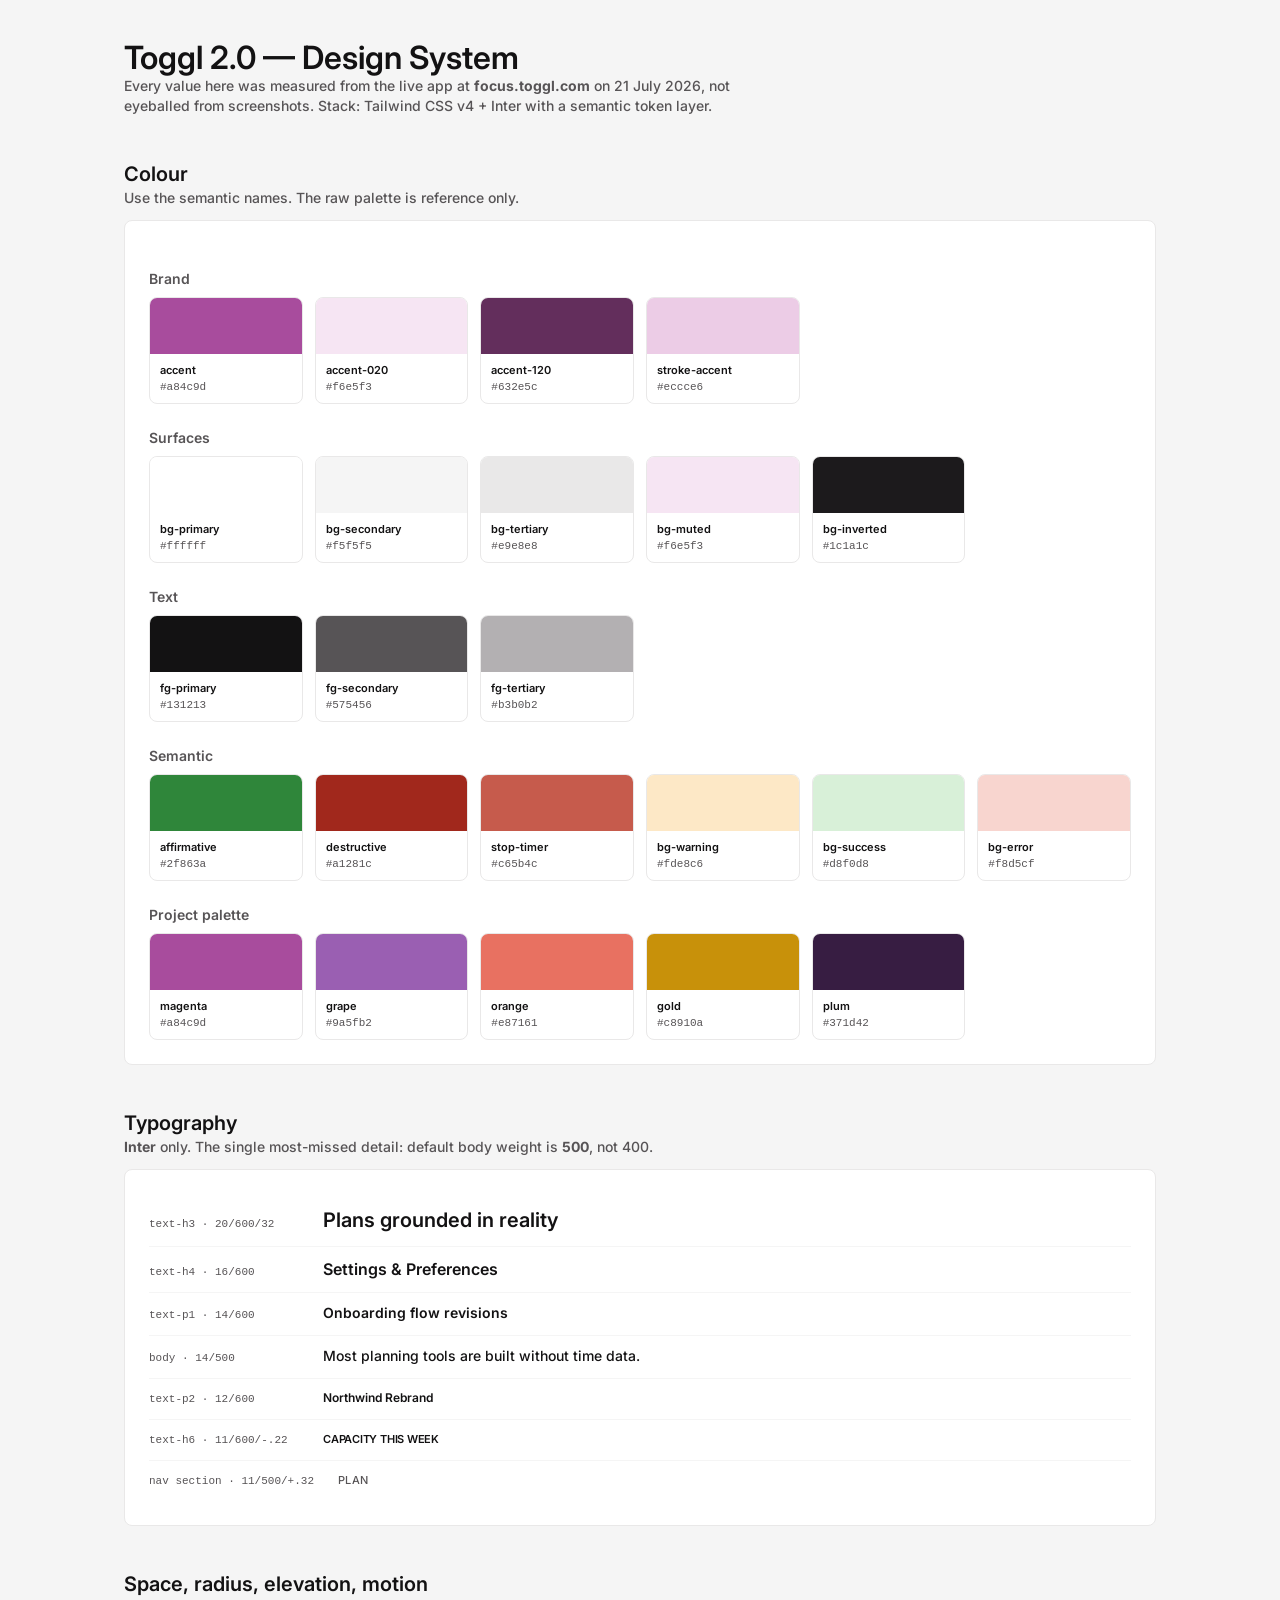
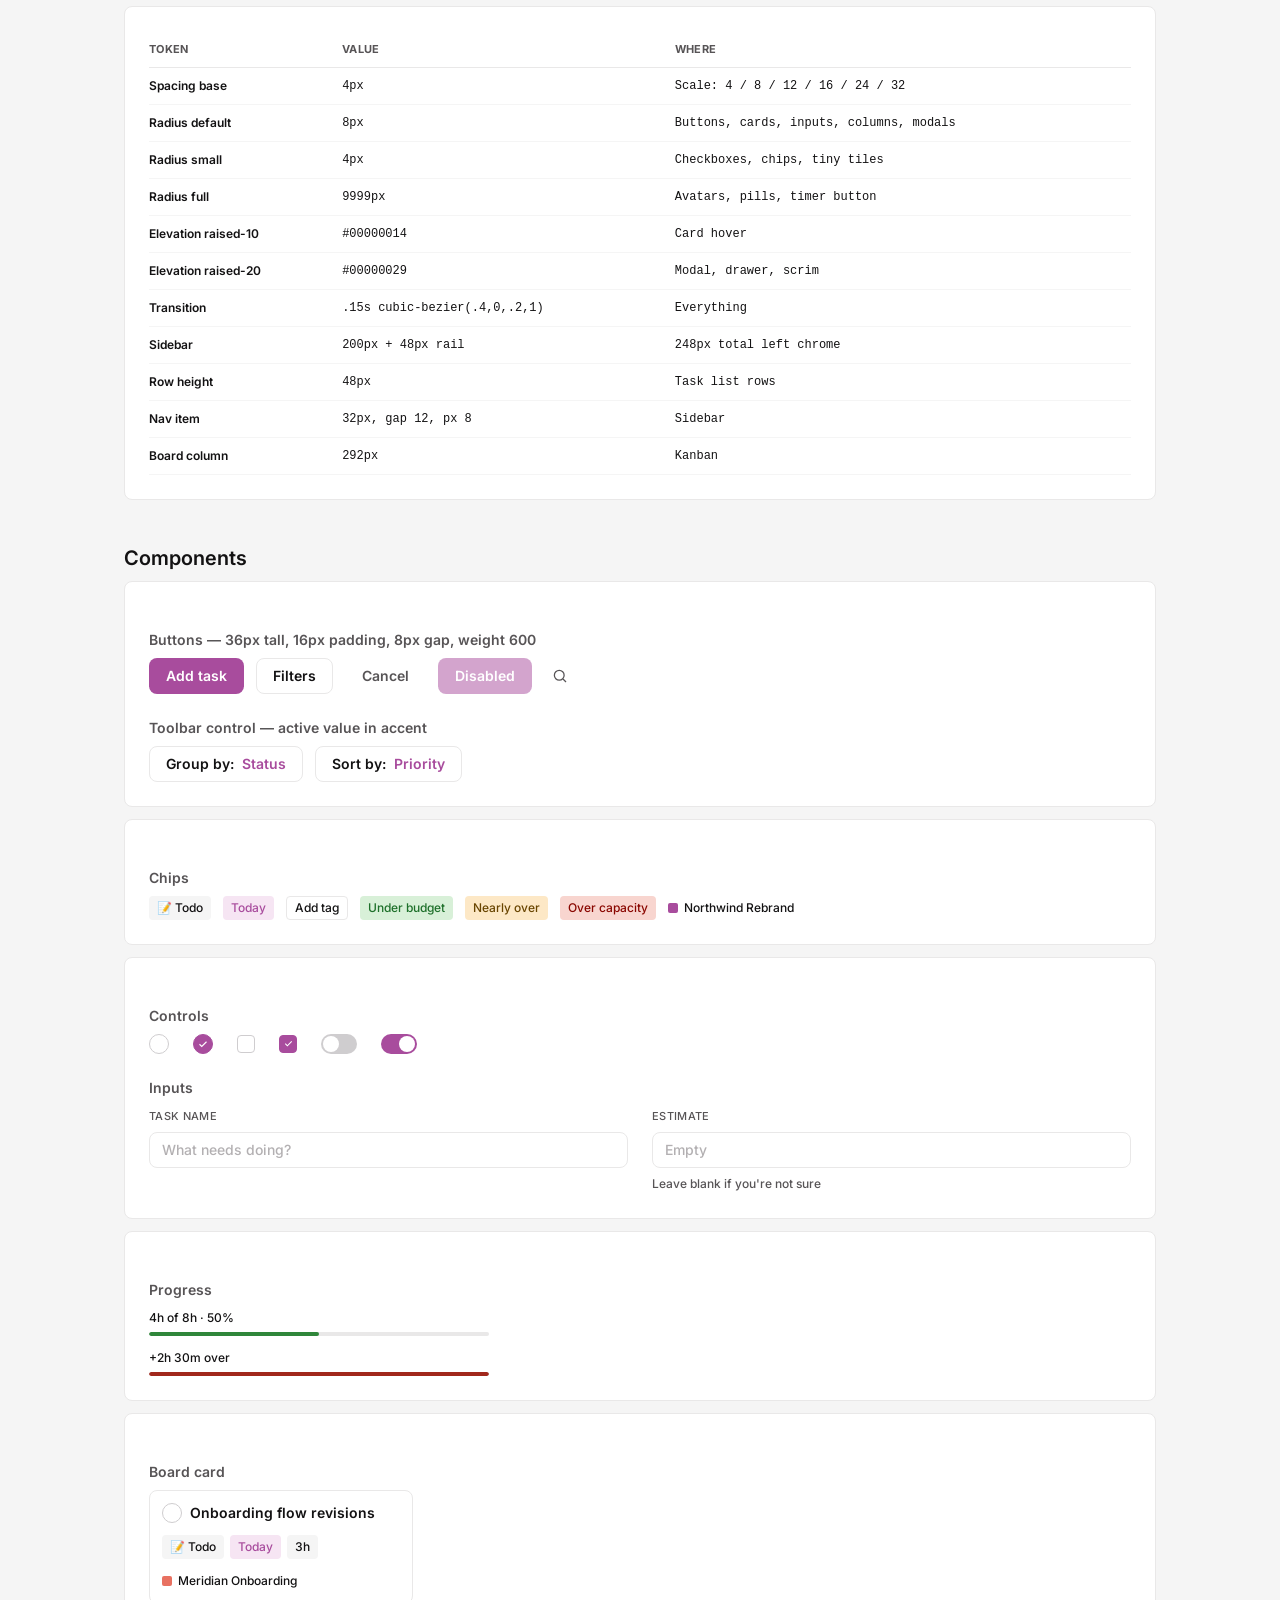
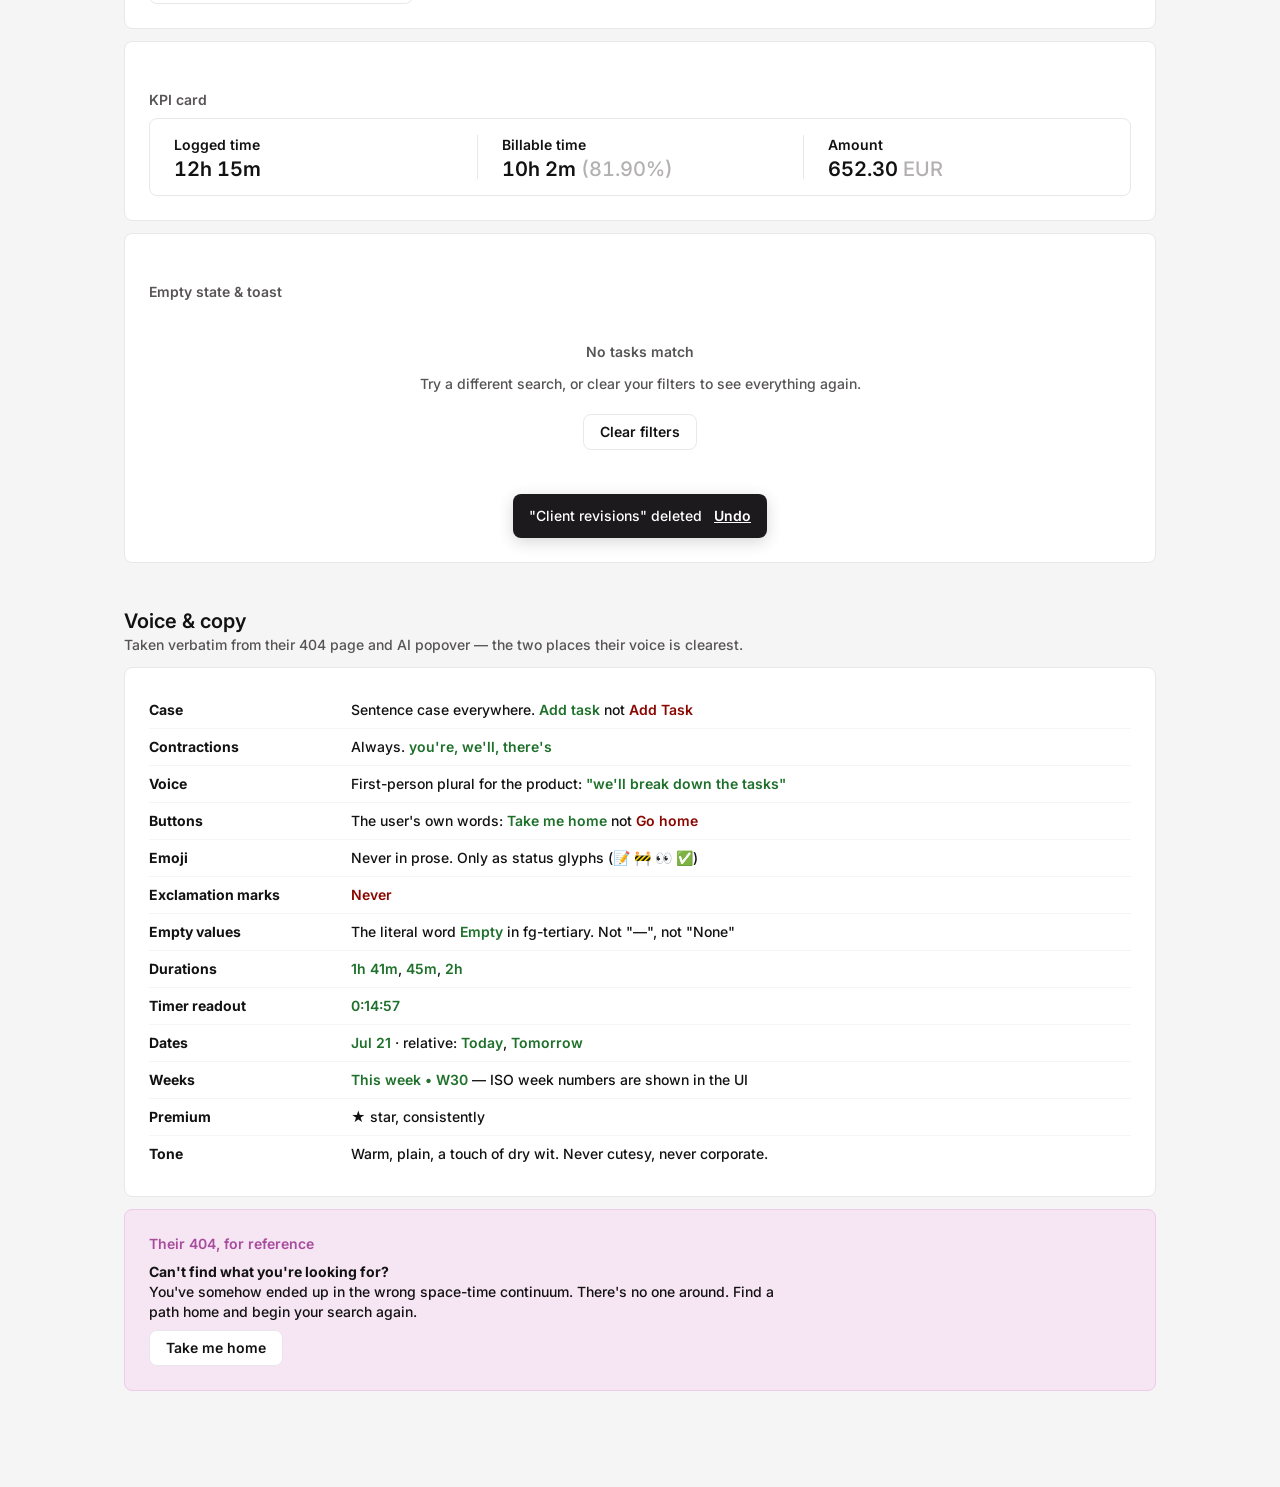
<file: gallery.html>
<!doctype html>
<html lang="en">
<head>
<meta charset="utf-8" />
<meta name="viewport" content="width=device-width, initial-scale=1" />
<title>Toggl 2.0 — Design System</title>
<link rel="preconnect" href="https://fonts.googleapis.com" />
<link rel="preconnect" href="https://fonts.gstatic.com" crossorigin />
<link href="https://fonts.googleapis.com/css2?family=Inter:wght@400;500;600;700&display=swap" rel="stylesheet" />
<link rel="stylesheet" href="./styles.css" />
<style>
  body { background: var(--bg-secondary); }
  .doc { max-width: 1080px; margin: 0 auto; padding: 48px 24px 96px; }
  .doc h1 { font-size: 32px; font-weight: 600; margin: 0 0 8px; }
  .doc h2 { font-size: 20px; font-weight: 600; margin: 48px 0 4px; }
  .doc h3 { font-size: 14px; font-weight: 600; margin: 24px 0 8px; color: var(--fg-secondary); }
  .doc p  { color: var(--fg-secondary); margin: 0 0 8px; max-width: 640px; }
  .sect { background: var(--bg-primary); border: 1px solid var(--stroke-primary);
          border-radius: var(--radius); padding: 24px; margin-top: 12px; }
  .swatches { display: grid; grid-template-columns: repeat(auto-fill, minmax(150px, 1fr)); gap: 12px; }
  .sw { border: 1px solid var(--stroke-primary); border-radius: var(--radius); overflow: hidden; }
  .sw-chip { height: 56px; }
  .sw-meta { padding: 8px 10px; font-size: 11px; line-height: 1.5; }
  .sw-name { font-weight: 600; }
  .sw-val { color: var(--fg-secondary); font-family: ui-monospace, monospace; }
  .specimen { border-bottom: 1px solid var(--stroke-muted); padding: 10px 0; display: flex;
              align-items: baseline; gap: 24px; }
  .specimen:last-child { border-bottom: 0; }
  .specimen code { font-size: 11px; color: var(--fg-secondary); font-family: ui-monospace, monospace;
                   min-width: 150px; }
  .demo { display: flex; flex-wrap: wrap; gap: 12px; align-items: center; }
  .grid2 { display: grid; grid-template-columns: 1fr 1fr; gap: 24px; }
  .rule { display: flex; gap: 12px; padding: 8px 0; border-bottom: 1px solid var(--stroke-muted); }
  .rule:last-child { border-bottom: 0; }
  .rule b { min-width: 190px; flex: 0 0 auto; }
  .yes { color: var(--fg-success); font-weight: 600; }
  .no  { color: var(--fg-error); font-weight: 600; }
  table.spec { width: 100%; border-collapse: collapse; font-size: 13px; }
  table.spec th { text-align: left; padding: 8px 12px 8px 0; font-size: 11px; letter-spacing: .32px;
                  text-transform: uppercase; color: var(--fg-secondary); border-bottom: 1px solid var(--stroke-primary); }
  table.spec td { padding: 8px 12px 8px 0; border-bottom: 1px solid var(--stroke-muted);
                  font-family: ui-monospace, monospace; font-size: 12px; }
  table.spec td:first-child { font-family: var(--font-sans); font-weight: 600; }
</style>
</head>
<body>
<div class="doc">

  <h1>Toggl 2.0 — Design System</h1>
  <p>Every value here was measured from the live app at <b>focus.toggl.com</b> on 21 July 2026, not eyeballed from screenshots. Stack: Tailwind CSS v4 + Inter with a semantic token layer.</p>

  <!-- ============ COLOR ============ -->
  <h2>Colour</h2>
  <p>Use the semantic names. The raw palette is reference only.</p>

  <div class="sect">
    <h3>Brand</h3>
    <div class="swatches">
      <div class="sw"><div class="sw-chip" style="background:#a84c9d"></div><div class="sw-meta"><div class="sw-name">accent</div><div class="sw-val">#a84c9d</div></div></div>
      <div class="sw"><div class="sw-chip" style="background:#f6e5f3"></div><div class="sw-meta"><div class="sw-name">accent-020</div><div class="sw-val">#f6e5f3</div></div></div>
      <div class="sw"><div class="sw-chip" style="background:#632e5c"></div><div class="sw-meta"><div class="sw-name">accent-120</div><div class="sw-val">#632e5c</div></div></div>
      <div class="sw"><div class="sw-chip" style="background:#eccce6"></div><div class="sw-meta"><div class="sw-name">stroke-accent</div><div class="sw-val">#eccce6</div></div></div>
    </div>

    <h3>Surfaces</h3>
    <div class="swatches">
      <div class="sw"><div class="sw-chip" style="background:#ffffff"></div><div class="sw-meta"><div class="sw-name">bg-primary</div><div class="sw-val">#ffffff</div></div></div>
      <div class="sw"><div class="sw-chip" style="background:#f5f5f5"></div><div class="sw-meta"><div class="sw-name">bg-secondary</div><div class="sw-val">#f5f5f5</div></div></div>
      <div class="sw"><div class="sw-chip" style="background:#e9e8e8"></div><div class="sw-meta"><div class="sw-name">bg-tertiary</div><div class="sw-val">#e9e8e8</div></div></div>
      <div class="sw"><div class="sw-chip" style="background:#f6e5f3"></div><div class="sw-meta"><div class="sw-name">bg-muted</div><div class="sw-val">#f6e5f3</div></div></div>
      <div class="sw"><div class="sw-chip" style="background:#1c1a1c"></div><div class="sw-meta"><div class="sw-name">bg-inverted</div><div class="sw-val">#1c1a1c</div></div></div>
    </div>

    <h3>Text</h3>
    <div class="swatches">
      <div class="sw"><div class="sw-chip" style="background:#131213"></div><div class="sw-meta"><div class="sw-name">fg-primary</div><div class="sw-val">#131213</div></div></div>
      <div class="sw"><div class="sw-chip" style="background:#575456"></div><div class="sw-meta"><div class="sw-name">fg-secondary</div><div class="sw-val">#575456</div></div></div>
      <div class="sw"><div class="sw-chip" style="background:#b3b0b2"></div><div class="sw-meta"><div class="sw-name">fg-tertiary</div><div class="sw-val">#b3b0b2</div></div></div>
    </div>

    <h3>Semantic</h3>
    <div class="swatches">
      <div class="sw"><div class="sw-chip" style="background:#2f863a"></div><div class="sw-meta"><div class="sw-name">affirmative</div><div class="sw-val">#2f863a</div></div></div>
      <div class="sw"><div class="sw-chip" style="background:#a1281c"></div><div class="sw-meta"><div class="sw-name">destructive</div><div class="sw-val">#a1281c</div></div></div>
      <div class="sw"><div class="sw-chip" style="background:#c65b4c"></div><div class="sw-meta"><div class="sw-name">stop-timer</div><div class="sw-val">#c65b4c</div></div></div>
      <div class="sw"><div class="sw-chip" style="background:#fde8c6"></div><div class="sw-meta"><div class="sw-name">bg-warning</div><div class="sw-val">#fde8c6</div></div></div>
      <div class="sw"><div class="sw-chip" style="background:#d8f0d8"></div><div class="sw-meta"><div class="sw-name">bg-success</div><div class="sw-val">#d8f0d8</div></div></div>
      <div class="sw"><div class="sw-chip" style="background:#f8d5cf"></div><div class="sw-meta"><div class="sw-name">bg-error</div><div class="sw-val">#f8d5cf</div></div></div>
    </div>

    <h3>Project palette</h3>
    <div class="swatches">
      <div class="sw"><div class="sw-chip" style="background:#a84c9d"></div><div class="sw-meta"><div class="sw-name">magenta</div><div class="sw-val">#a84c9d</div></div></div>
      <div class="sw"><div class="sw-chip" style="background:#9a5fb2"></div><div class="sw-meta"><div class="sw-name">grape</div><div class="sw-val">#9a5fb2</div></div></div>
      <div class="sw"><div class="sw-chip" style="background:#e87161"></div><div class="sw-meta"><div class="sw-name">orange</div><div class="sw-val">#e87161</div></div></div>
      <div class="sw"><div class="sw-chip" style="background:#c8910a"></div><div class="sw-meta"><div class="sw-name">gold</div><div class="sw-val">#c8910a</div></div></div>
      <div class="sw"><div class="sw-chip" style="background:#371d42"></div><div class="sw-meta"><div class="sw-name">plum</div><div class="sw-val">#371d42</div></div></div>
    </div>
  </div>

  <!-- ============ TYPE ============ -->
  <h2>Typography</h2>
  <p><b>Inter</b> only. The single most-missed detail: default body weight is <b>500</b>, not 400.</p>
  <div class="sect">
    <div class="specimen"><code>text-h3 · 20/600/32</code><span class="t-h3">Plans grounded in reality</span></div>
    <div class="specimen"><code>text-h4 · 16/600</code><span class="t-h4">Settings &amp; Preferences</span></div>
    <div class="specimen"><code>text-p1 · 14/600</code><span class="t-p1">Onboarding flow revisions</span></div>
    <div class="specimen"><code>body · 14/500</code><span class="t-body">Most planning tools are built without time data.</span></div>
    <div class="specimen"><code>text-p2 · 12/600</code><span class="t-p2">Northwind Rebrand</span></div>
    <div class="specimen"><code>text-h6 · 11/600/-.22</code><span class="t-h6">CAPACITY THIS WEEK</span></div>
    <div class="specimen"><code>nav section · 11/500/+.32</code><span class="t-nav-section">Plan</span></div>
  </div>

  <!-- ============ SPACE ============ -->
  <h2>Space, radius, elevation, motion</h2>
  <div class="sect">
    <table class="spec">
      <tr><th>Token</th><th>Value</th><th>Where</th></tr>
      <tr><td>Spacing base</td><td>4px</td><td>Scale: 4 / 8 / 12 / 16 / 24 / 32</td></tr>
      <tr><td>Radius default</td><td>8px</td><td>Buttons, cards, inputs, columns, modals</td></tr>
      <tr><td>Radius small</td><td>4px</td><td>Checkboxes, chips, tiny tiles</td></tr>
      <tr><td>Radius full</td><td>9999px</td><td>Avatars, pills, timer button</td></tr>
      <tr><td>Elevation raised-10</td><td>#00000014</td><td>Card hover</td></tr>
      <tr><td>Elevation raised-20</td><td>#00000029</td><td>Modal, drawer, scrim</td></tr>
      <tr><td>Transition</td><td>.15s cubic-bezier(.4,0,.2,1)</td><td>Everything</td></tr>
      <tr><td>Sidebar</td><td>200px + 48px rail</td><td>248px total left chrome</td></tr>
      <tr><td>Row height</td><td>48px</td><td>Task list rows</td></tr>
      <tr><td>Nav item</td><td>32px, gap 12, px 8</td><td>Sidebar</td></tr>
      <tr><td>Board column</td><td>292px</td><td>Kanban</td></tr>
    </table>
  </div>

  <!-- ============ COMPONENTS ============ -->
  <h2>Components</h2>

  <div class="sect">
    <h3>Buttons — 36px tall, 16px padding, 8px gap, weight 600</h3>
    <div class="demo">
      <button class="btn btn-primary">Add task</button>
      <button class="btn btn-secondary">Filters</button>
      <button class="btn btn-ghost">Cancel</button>
      <button class="btn btn-primary" disabled>Disabled</button>
      <button class="icon-btn"><svg width="18" height="18" viewBox="0 0 24 24" fill="none" stroke="currentColor" stroke-width="1.7"><circle cx="11" cy="11" r="6.5"/><path d="M16 16l4 4"/></svg></button>
    </div>
    <h3>Toolbar control — active value in accent</h3>
    <div class="demo">
      <button class="btn btn-secondary"><span>Group by:</span><span class="ctrl-value">Status</span></button>
      <button class="btn btn-secondary"><span>Sort by:</span><span class="ctrl-value">Priority</span></button>
    </div>
  </div>

  <div class="sect">
    <h3>Chips</h3>
    <div class="demo">
      <span class="chip">📝 Todo</span>
      <span class="chip chip-accent">Today</span>
      <span class="chip chip-outline">Add tag</span>
      <span class="chip chip-success">Under budget</span>
      <span class="chip chip-warning">Nearly over</span>
      <span class="chip chip-error">Over capacity</span>
      <span class="project-chip"><span class="project-dot" style="background:#a84c9d"></span>Northwind Rebrand</span>
    </div>
  </div>

  <div class="sect">
    <h3>Controls</h3>
    <div class="demo" style="gap:24px">
      <span class="check-circle"></span>
      <span class="check-circle is-done"><svg width="12" height="12" viewBox="0 0 24 24" fill="none" stroke="currentColor" stroke-width="2.2"><path d="M5 12.5l4.5 4.5L19 7.5"/></svg></span>
      <span class="check-box"></span>
      <span class="check-box is-on"><svg width="11" height="11" viewBox="0 0 24 24" fill="none" stroke="currentColor" stroke-width="2.4"><path d="M5 12.5l4.5 4.5L19 7.5"/></svg></span>
      <span class="toggle"></span>
      <span class="toggle is-on"></span>
    </div>
    <h3>Inputs</h3>
    <div class="grid2" style="margin-top:8px">
      <label class="field"><span class="t-field-label">Task name</span>
        <input class="input" placeholder="What needs doing?" /></label>
      <label class="field"><span class="t-field-label">Estimate</span>
        <input class="input mono" placeholder="Empty" /><span class="field-hint">Leave blank if you're not sure</span></label>
    </div>
  </div>

  <div class="sect">
    <h3>Progress</h3>
    <div class="col g12" style="max-width:340px">
      <div><div style="font-size:12px;margin-bottom:4px">4h of 8h · 50%</div><div class="bar"><div class="bar-fill is-under" style="width:50%"></div></div></div>
      <div><div style="font-size:12px;margin-bottom:4px" class="fg-error">+2h 30m over</div><div class="bar"><div class="bar-fill is-over" style="width:100%"></div></div></div>
    </div>
  </div>

  <div class="sect">
    <h3>Board card</h3>
    <div style="width:264px">
      <div class="card">
        <div class="card-head">
          <span class="check-circle"></span>
          <span class="card-title">Onboarding flow revisions</span>
        </div>
        <div class="card-meta">
          <span class="chip">📝 Todo</span>
          <span class="chip chip-accent">Today</span>
          <span class="chip mono">3h</span>
        </div>
        <div class="card-meta">
          <span class="project-chip"><span class="project-dot" style="background:#e87161"></span>Meridian Onboarding</span>
        </div>
      </div>
    </div>
  </div>

  <div class="sect">
    <h3>KPI card</h3>
    <div class="kpi-card" style="margin:0">
      <div class="kpi"><div class="kpi-label">Logged time</div><div class="kpi-value">12h 15m</div></div>
      <div class="kpi"><div class="kpi-label">Billable time</div><div class="kpi-value">10h 2m <span class="unit">(81.90%)</span></div></div>
      <div class="kpi"><div class="kpi-label">Amount</div><div class="kpi-value">652.30 <span class="unit">EUR</span></div></div>
    </div>
  </div>

  <div class="sect">
    <h3>Empty state &amp; toast</h3>
    <div class="empty-state" style="padding:32px">
      <h3 style="margin:0">No tasks match</h3>
      <p>Try a different search, or clear your filters to see everything again.</p>
      <button class="btn btn-secondary">Clear filters</button>
    </div>
    <div style="display:flex;justify-content:center;margin-top:12px">
      <div class="toast" style="position:static;animation:none">
        <span>"Client revisions" deleted</span><button>Undo</button>
      </div>
    </div>
  </div>

  <!-- ============ VOICE ============ -->
  <h2>Voice &amp; copy</h2>
  <p>Taken verbatim from their 404 page and AI popover — the two places their voice is clearest.</p>
  <div class="sect">
    <div class="rule"><b>Case</b><span>Sentence case everywhere. <span class="yes">Add task</span> not <span class="no">Add Task</span></span></div>
    <div class="rule"><b>Contractions</b><span>Always. <span class="yes">you're, we'll, there's</span></span></div>
    <div class="rule"><b>Voice</b><span>First-person plural for the product: <span class="yes">"we'll break down the tasks"</span></span></div>
    <div class="rule"><b>Buttons</b><span>The user's own words: <span class="yes">Take me home</span> not <span class="no">Go home</span></span></div>
    <div class="rule"><b>Emoji</b><span>Never in prose. Only as status glyphs (📝 🚧 👀 ✅)</span></div>
    <div class="rule"><b>Exclamation marks</b><span><span class="no">Never</span></span></div>
    <div class="rule"><b>Empty values</b><span>The literal word <span class="yes">Empty</span> in fg-tertiary. Not "—", not "None"</span></div>
    <div class="rule"><b>Durations</b><span><span class="yes">1h 41m</span>, <span class="yes">45m</span>, <span class="yes">2h</span></span></div>
    <div class="rule"><b>Timer readout</b><span><span class="yes">0:14:57</span></span></div>
    <div class="rule"><b>Dates</b><span><span class="yes">Jul 21</span> · relative: <span class="yes">Today</span>, <span class="yes">Tomorrow</span></span></div>
    <div class="rule"><b>Weeks</b><span><span class="yes">This week • W30</span> — ISO week numbers are shown in the UI</span></div>
    <div class="rule"><b>Premium</b><span>★ star, consistently</span></div>
    <div class="rule"><b>Tone</b><span>Warm, plain, a touch of dry wit. Never cutesy, never corporate.</span></div>
  </div>

  <div class="sect" style="border-color:var(--stroke-accent);background:var(--bg-muted)">
    <h3 style="color:var(--fg-accent);margin-top:0">Their 404, for reference</h3>
    <p style="color:var(--fg-primary)"><b>Can't find what you're looking for?</b><br/>
    You've somehow ended up in the wrong space-time continuum. There's no one around. Find a path home and begin your search again.</p>
    <button class="btn btn-secondary">Take me home</button>
  </div>

</div>
</body>
</html>
</file>
<file: styles.css>
/* ============================================================
   TOGGL FOCUS PROTOTYPE — STYLES
   Tokens extracted live from focus.toggl.com (21 Jul 2026).
   Do not invent values. If something's missing, measure it.
   ============================================================ */

/* ---------- TOKENS ---------- */
:root {
  /* brand */
  --accent:            #a84c9d;
  --accent-020:        #f6e5f3;
  --accent-120:        #632e5c;
  --accent-ring:       #a84c9d;

  /* backgrounds */
  --bg-primary:            #ffffff;
  --bg-secondary:          #f5f5f5;
  --bg-tertiary:           #e9e8e8;
  --bg-secondary-hover:    #e9e8e8;
  --bg-accent:             #a84c9d;
  --bg-muted:              #f6e5f3;
  --bg-dark:               #1c1a1c;
  --bg-inverted:           #1c1a1c;
  --bg-affirmative:        #2f863a;
  --bg-destructive:        #a1281c;
  --bg-error:              #f8d5cf;
  --bg-success:            #d8f0d8;
  --bg-warning:            #fde8c6;
  --bg-stop-timer:         #c65b4c;
  --bg-on-surface-hover:   #00000014;

  /* foregrounds */
  --fg-primary:    #131213;
  --fg-secondary:  #575456;
  --fg-tertiary:   #b3b0b2;
  --fg-accent:     #a84c9d;
  --fg-inverted:   #ffffff;
  --fg-error:      #8a0701;
  --fg-success:    #1e702a;
  --fg-warning:    #694500;

  /* strokes */
  --stroke-primary:   #e9e8e8;
  --stroke-secondary: #cfcdcf;
  --stroke-tertiary:  #b3b0b2;
  --stroke-muted:     #f5f5f5;
  --stroke-accent:    #eccce6;
  --stroke-error:     #e89081;
  --stroke-success:   #9dcc9f;
  --stroke-warning:   #f3c26a;

  /* project palette */
  --c-grape:      #9a5fb2;
  --c-orange:     #e87161;
  --c-gold:       #c8910a;
  --c-plum:       #371d42;
  --c-purple-020: #ede3fd;

  /* type */
  --font-sans: Inter, ui-sans-serif, system-ui, sans-serif, "Apple Color Emoji",
               "Segoe UI Emoji", "Segoe UI Symbol", "Noto Color Emoji";

  /* radius — `rounded` is 8px in Toggl, NOT 4px */
  --radius:      8px;
  --radius-sm:   4px;
  --radius-full: 9999px;

  /* elevation */
  --raised-5:  #0000000a;
  --raised-10: #00000014;
  --raised-20: #00000029;
  --raised-50: #0000003d;

  /* motion */
  --dur:  .15s;
  --ease: cubic-bezier(.4, 0, .2, 1);

  /* layout */
  --rail-w:    48px;
  --sidebar-w: 200px;
}

/* ---------- RESET / BASE ---------- */
*, *::before, *::after { box-sizing: border-box; }
html, body, #app { height: 100%; margin: 0; }

body {
  font-family: var(--font-sans);
  font-size: 14px;
  font-weight: 500;          /* Toggl's body weight is 500, not 400 */
  line-height: 20.02px;
  color: var(--fg-primary);
  background: var(--bg-primary);
  -webkit-font-smoothing: antialiased;
  text-rendering: optimizeLegibility;
}

button, input, select, textarea { font: inherit; color: inherit; }
button { background: none; border: 0; cursor: pointer; padding: 0; }
a { color: inherit; text-decoration: none; }
ul, ol { margin: 0; padding: 0; list-style: none; }

::-webkit-scrollbar { width: 8px; height: 8px; }
::-webkit-scrollbar-track { background: transparent; }
::-webkit-scrollbar-thumb { background: var(--stroke-secondary); border-radius: var(--radius-full); }

/* ---------- TYPE SCALE ---------- */
.t-h3 { font-size: 20px; font-weight: 600; line-height: 32px; }
.t-h4 { font-size: 16px; font-weight: 600; line-height: 24px; }
.t-h6 { font-size: 11px; font-weight: 600; line-height: 16.06px; letter-spacing: -.22px; }
.t-p1 { font-size: 14px; font-weight: 600; line-height: 20.02px; }
.t-p2 { font-size: 12px; font-weight: 600; line-height: 16.08px; }
.t-body { font-size: 14px; font-weight: 500; line-height: 20.02px; }
.t-nav-section {
  font-size: 11px; font-weight: 500; line-height: 16.06px;
  letter-spacing: .32px; text-transform: uppercase; color: var(--fg-secondary);
}
.t-field-label {
  font-size: 11px; font-weight: 500; letter-spacing: .32px;
  text-transform: uppercase; color: var(--fg-secondary);
}

.fg-secondary { color: var(--fg-secondary); }
.fg-tertiary  { color: var(--fg-tertiary); }
.fg-accent    { color: var(--fg-accent); }

/* ============================================================
   APP SHELL
   ============================================================ */
.app { display: flex; height: 100%; overflow: hidden; }

/* ---------- ICON RAIL ---------- */
.rail {
  width: var(--rail-w); flex: 0 0 var(--rail-w);
  display: flex; flex-direction: column; align-items: center;
  padding: 12px 0; gap: 8px;
  background: var(--bg-primary);
}
.rail-spacer { flex: 1; }
.rail-logo {
  width: 32px; height: 32px; border-radius: var(--radius-full);
  background: var(--bg-dark); color: #fff;
  display: flex; align-items: center; justify-content: center;
  font-size: 9px; font-weight: 700; line-height: 1;
  flex-direction: column; gap: 1px;
}
.rail-avatar {
  width: 28px; height: 28px; border-radius: var(--radius-full);
  background: var(--accent-020); color: var(--accent);
  display: flex; align-items: center; justify-content: center;
  font-size: 11px; font-weight: 600;
}

/* ---------- SIDEBAR ---------- */
.sidebar {
  width: var(--sidebar-w); flex: 0 0 var(--sidebar-w);
  background: var(--bg-secondary);
  display: flex; flex-direction: column;
  overflow-y: auto;
}
/* One shared horizontal inset for the whole sidebar. Section headers and
   nav-item icons both sit at exactly this x, so the left edge is a straight
   line top to bottom — matches the real app. */
.sidebar { --side-pad: 8px; }

.sidebar-org {
  display: flex; align-items: center; gap: 8px;
  height: 48px; padding: 0 calc(var(--side-pad) + 8px);
  font-size: 14px; font-weight: 600;
}
.sidebar-org-name { overflow: hidden; text-overflow: ellipsis; white-space: nowrap; }
.sidebar-group { padding: 8px var(--side-pad); display: flex; flex-direction: column; gap: 2px; }
.sidebar-group-label { padding: 8px 8px 4px; }
.sidebar-spacer { flex: 1; }

.nav-item {
  display: flex; align-items: center; gap: 10px;
  height: 32px; width: 100%; padding: 0 8px;
  border-radius: var(--radius);
  font-size: 14px; font-weight: 500;
  color: var(--fg-secondary);
  text-align: left;
  transition: background-color var(--dur) var(--ease), color var(--dur) var(--ease);
}
.nav-item:hover { background: var(--bg-on-surface-hover); }
.nav-item.is-active { background: var(--bg-muted); color: var(--fg-accent); font-weight: 600; }
.nav-item .icon { flex: 0 0 auto; width: 20px; height: 20px; display: inline-flex; align-items: center; justify-content: center; }
.nav-item .label { flex: 1; overflow: hidden; text-overflow: ellipsis; white-space: nowrap; }
.nav-item .meta { flex: 0 0 auto; font-size: 12px; font-weight: 500; color: var(--fg-secondary); }
.nav-item.is-active .meta { color: var(--fg-accent); }

.star { color: var(--fg-tertiary); flex: 0 0 auto; }
.badge-days {
  font-size: 11px; font-weight: 600; letter-spacing: .3px;
  background: var(--bg-muted); color: var(--fg-accent);
  padding: 2px 8px; border-radius: var(--radius-full);
}

/* ---------- MAIN ---------- */
.main { flex: 1; display: flex; flex-direction: column; min-width: 0; overflow: hidden; }

.topbar {
  display: flex; align-items: center; gap: 8px;
  padding: 12px 16px; min-height: 64px;
  border-bottom: 1px solid var(--stroke-primary);
}
.timer-input {
  flex: 1; min-width: 0; border: 0; outline: none; background: transparent;
  font-size: 20px; font-weight: 600; line-height: 32px;
  color: var(--fg-primary);
}
.timer-input::placeholder { color: var(--fg-tertiary); }
/* Timer entry-attribute chips (@ Task, Project, # Tags) */
.entry-chip {
  display: inline-flex; align-items: center; gap: 6px;
  height: 32px; padding: 0 12px; border-radius: var(--radius);
  border: 1px dashed var(--stroke-secondary);
  color: var(--fg-tertiary); font-size: 14px; font-weight: 500;
  white-space: nowrap;
  transition: all var(--dur) var(--ease);
}
.entry-chip:hover { border-color: var(--accent); color: var(--accent); }
.entry-chip.is-set {
  border-style: solid; border-color: transparent;
  background: var(--bg-muted); color: var(--fg-primary);
}
.entry-sym { font-weight: 600; color: var(--fg-secondary); }
.entry-chip:hover .entry-sym { color: var(--accent); }

.focus-pill {
  display: flex; align-items: center; gap: 6px;
  background: var(--bg-muted); color: var(--fg-accent);
  padding: 4px 10px; border-radius: var(--radius-full);
  font-size: 12px; font-weight: 600;
}
.timer-readout {
  font-variant-numeric: tabular-nums;
  font-size: 20px; font-weight: 600;
  padding: 0 8px; min-width: 92px; text-align: right;
}
.timer-btn {
  width: 40px; height: 40px; border-radius: var(--radius-full);
  display: flex; align-items: center; justify-content: center;
  color: #fff; flex: 0 0 auto;
  transition: transform var(--dur) var(--ease), box-shadow var(--dur) var(--ease);
}
.timer-btn.is-running { background: var(--bg-stop-timer); box-shadow: 0 0 0 4px #c65b4c1f; }
.timer-btn.is-idle    { background: var(--bg-accent);     box-shadow: 0 0 0 4px #a84c9d1f; }
.timer-btn:hover { transform: scale(1.04); }

.page-head {
  display: flex; align-items: center; gap: 12px;
  padding: 16px 16px 0;
}
.page-title { display: flex; align-items: baseline; gap: 8px; }
.page-title .sep { color: var(--fg-tertiary); }
.page-title .view { color: var(--fg-secondary); font-weight: 500; }

.toolbar {
  display: flex; align-items: center; gap: 8px;
  padding: 12px 16px; flex-wrap: wrap;
}
.toolbar-spacer { flex: 1; }
.toolbar-divider { width: 1px; height: 24px; background: var(--stroke-primary); }

.content { flex: 1; overflow: auto; }

/* ============================================================
   COMPONENTS
   ============================================================ */

/* ---------- BUTTONS ---------- */
.btn {
  display: inline-flex; align-items: center; justify-content: center; gap: 8px;
  height: 36px; padding: 0 16px;
  border-radius: var(--radius);
  border: 1px solid transparent;
  font-size: 14px; font-weight: 600;
  white-space: nowrap;
  transition: background-color var(--dur) var(--ease), border-color var(--dur) var(--ease);
}
.btn-primary { background: var(--bg-accent); color: #fff; }
.btn-primary:hover { background: var(--accent-120); }
.btn-secondary {
  background: var(--bg-primary); color: var(--fg-primary);
  border-color: var(--stroke-primary);
}
.btn-secondary:hover { background: var(--bg-secondary); }
.btn-ghost { background: transparent; color: var(--fg-secondary); }
.btn-ghost:hover { background: var(--bg-on-surface-hover); }
.btn:disabled { opacity: .5; cursor: not-allowed; }

.icon-btn {
  width: 32px; height: 32px; border-radius: var(--radius);
  display: inline-flex; align-items: center; justify-content: center;
  color: var(--fg-secondary);
  transition: background-color var(--dur) var(--ease), color var(--dur) var(--ease);
}
.icon-btn:hover { background: var(--bg-on-surface-hover); }
.icon-btn.is-active { background: var(--bg-muted); color: var(--fg-accent); }

/* toolbar control with an active value shown in accent */
.ctrl-value { color: var(--fg-accent); font-weight: 600; }

.seg {
  display: inline-flex; border: 1px solid var(--stroke-primary);
  border-radius: var(--radius); overflow: hidden;
}
.seg .icon-btn { border-radius: 0; }

/* ---------- CHIPS ---------- */
.chip {
  display: inline-flex; align-items: center; gap: 4px;
  height: 24px; padding: 0 8px;
  border-radius: var(--radius-sm);
  font-size: 12px; font-weight: 500;
  background: var(--bg-secondary); color: var(--fg-primary);
  white-space: nowrap;
}
.chip-accent  { background: var(--bg-muted);  color: var(--fg-accent); }
.chip-plain   { background: transparent; padding: 0; }
.chip-outline { background: transparent; border: 1px solid var(--stroke-primary); }
.chip-success { background: var(--bg-success); color: var(--fg-success); }
.chip-warning { background: var(--bg-warning); color: var(--fg-warning); }
.chip-error   { background: var(--bg-error);   color: var(--fg-error); }

.project-chip { display: inline-flex; align-items: center; gap: 6px; font-size: 12px; font-weight: 500; }
.project-dot { width: 10px; height: 10px; border-radius: 2px; flex: 0 0 auto; }

/* ---------- CHECKBOX ---------- */
.check-circle {
  width: 20px; height: 20px; flex: 0 0 auto;
  border: 1.5px solid var(--stroke-secondary);
  border-radius: var(--radius-full);
  display: inline-flex; align-items: center; justify-content: center;
  transition: all var(--dur) var(--ease);
}
.check-circle:hover { border-color: var(--accent); }
.check-circle.is-done { background: var(--accent); border-color: var(--accent); color: #fff; }

/* ---------- TABLE / LIST VIEW ---------- */
.tbl { width: 100%; border-collapse: collapse; }
.tbl thead th {
  text-align: left; padding: 12px 16px;
  font-size: 11px; font-weight: 600; letter-spacing: .32px;
  text-transform: uppercase; color: var(--fg-secondary);
  border-bottom: 1px solid var(--stroke-primary);
  white-space: nowrap;
}
.tbl tbody tr {
  height: 48px;
  border-bottom: 1px solid var(--stroke-primary);
  transition: background-color var(--dur) var(--ease);
}
.tbl tbody tr:hover { background: var(--bg-secondary); }
.tbl tbody tr.is-selected { background: var(--bg-muted); }
.tbl td { padding: 0 16px; font-size: 14px; font-weight: 500; }
.task-title { font-weight: 600; }
.task-title.is-done { color: var(--fg-tertiary); text-decoration: line-through; }

.add-inline {
  display: flex; align-items: center; gap: 8px;
  padding: 12px 16px;
  font-size: 12px; font-weight: 600; letter-spacing: .32px;
  text-transform: uppercase; color: var(--fg-secondary);
  transition: color var(--dur) var(--ease);
}
.add-inline:hover { color: var(--fg-accent); }

/* ---------- BOARD ---------- */
.board { display: flex; gap: 16px; padding: 16px; height: 100%; align-items: flex-start; }
.board-col {
  width: 292px; flex: 0 0 292px;
  display: flex; flex-direction: column; gap: 12px;
  border-radius: var(--radius);
  background: var(--bg-secondary);
  padding: 8px; max-height: 100%;
}
.board-col-head {
  display: flex; align-items: center; gap: 8px;
  padding: 4px 4px 0;
  font-size: 14px; font-weight: 600;
}
.board-col-count { color: var(--fg-secondary); font-weight: 500; }
.board-cards { display: flex; flex-direction: column; gap: 8px; overflow-y: auto; }
.card {
  background: var(--bg-primary);
  border: 1px solid var(--stroke-primary);
  border-radius: var(--radius);
  padding: 12px;
  display: flex; flex-direction: column; gap: 12px;
  transition: box-shadow var(--dur) var(--ease), border-color var(--dur) var(--ease);
}
.card:hover { box-shadow: 0 1px 3px var(--raised-10); border-color: var(--stroke-secondary); }
.card-head { display: flex; align-items: flex-start; gap: 8px; }
.card-title { font-size: 14px; font-weight: 600; line-height: 20px; }
.card-meta { display: flex; flex-wrap: wrap; gap: 6px; align-items: center; }

/* ---------- PROGRESS ---------- */
.bar { height: 4px; border-radius: var(--radius-full); background: var(--bg-tertiary); overflow: hidden; }
.bar-fill { height: 100%; border-radius: var(--radius-full); background: var(--accent); transition: width .3s var(--ease); }
.bar-fill.is-over  { background: var(--bg-destructive); }
.bar-fill.is-under { background: var(--bg-affirmative); }

.summary-strip {
  display: flex; align-items: center; gap: 24px;
  padding: 10px 16px;
  border-bottom: 1px solid var(--stroke-primary);
  font-size: 12px; font-weight: 500;
}
.summary-item { display: flex; align-items: center; gap: 10px; }
.summary-item .bar { width: 140px; }
.summary-item .val { font-weight: 600; font-variant-numeric: tabular-nums; }

/* ---------- KPI CARD ---------- */
.kpi-card {
  display: grid; grid-auto-flow: column; grid-auto-columns: 1fr;
  border: 1px solid var(--stroke-primary);
  border-radius: var(--radius);
  background: var(--bg-primary);
  padding: 16px 0; margin: 16px;
}
.kpi { padding: 0 24px; border-left: 1px solid var(--stroke-primary); }
.kpi:first-child { border-left: 0; }
.kpi-label { display: inline-flex; align-items: center; gap: 6px; font-size: 14px; font-weight: 600; }
.kpi-value { font-size: 20px; font-weight: 600; margin-top: 4px; font-variant-numeric: tabular-nums; }
.kpi-value .unit { color: var(--fg-tertiary); font-weight: 500; }

.panel {
  border: 1px solid var(--stroke-primary);
  border-radius: var(--radius);
  background: var(--bg-primary);
  margin: 16px;
}
.panel-head {
  display: flex; align-items: center; gap: 12px;
  padding: 16px; border-bottom: 1px solid var(--stroke-primary);
}
.panel-body { padding: 16px; }

/* ---------- DRAWER (task detail) ---------- */
.scrim {
  position: fixed; inset: 0; background: #00000029;
  animation: fade-in var(--dur) var(--ease);
  z-index: 40;
}
.drawer {
  position: fixed; top: 0; right: 0; bottom: 0; width: 650px; max-width: 100vw;
  background: var(--bg-primary);
  box-shadow: -2px 0 16px var(--raised-20);
  display: flex; flex-direction: column;
  animation: slide-in .2s var(--ease);
  z-index: 50;
}
.drawer-head {
  display: flex; align-items: center; gap: 12px;
  padding: 16px 20px; border-bottom: 1px solid var(--stroke-primary);
}
.drawer-body { flex: 1; overflow-y: auto; padding: 24px 32px; }
.drawer-title { font-size: 24px; font-weight: 600; line-height: 32px; }

.prop-row {
  display: grid; grid-template-columns: 160px 1fr;
  align-items: center; min-height: 52px;
}
.prop-label { display: flex; align-items: center; gap: 12px; font-size: 14px; font-weight: 500; }
.prop-label .icon { color: var(--fg-tertiary); }
/* Toggl renders unset values as the literal word "Empty" */
.prop-empty { color: var(--fg-tertiary); }

.section-head {
  display: flex; align-items: center; gap: 8px;
  padding: 16px 0; font-size: 14px; font-weight: 600;
  border-top: 1px solid var(--stroke-primary);
  width: 100%;
}

/* ---------- MODAL ---------- */
.modal {
  position: fixed; top: 50%; left: 50%; transform: translate(-50%, -50%);
  width: 960px; max-width: calc(100vw - 32px);
  max-height: calc(100vh - 64px);
  background: var(--bg-primary);
  border-radius: var(--radius);
  box-shadow: 0 8px 32px var(--raised-20);
  display: flex; flex-direction: column;
  animation: pop-in .18s var(--ease);
  z-index: 50;
}
.modal-head {
  display: flex; align-items: center; gap: 12px;
  padding: 16px 20px; border-bottom: 1px solid var(--stroke-primary);
}

/* ---------- POPOVER ---------- */
.popover {
  position: absolute; z-index: 60;
  background: var(--bg-primary);
  border: 1px solid var(--stroke-primary);
  border-radius: var(--radius);
  box-shadow: 0 4px 16px var(--raised-20);
  padding: 8px; min-width: 200px;
  animation: pop-in .12s var(--ease);
}
.popover-item {
  display: flex; align-items: center; gap: 10px;
  width: 100%; padding: 8px 10px; border-radius: var(--radius);
  font-size: 14px; font-weight: 500; text-align: left;
  transition: background-color var(--dur) var(--ease);
}
.popover-item:hover { background: var(--bg-secondary); }

/* ---------- INPUTS ---------- */
.input {
  height: 36px; width: 100%; padding: 0 12px;
  border: 1px solid var(--stroke-primary);
  border-radius: var(--radius);
  background: var(--bg-primary);
  font-size: 14px; font-weight: 500;
  outline: none;
  transition: border-color var(--dur) var(--ease), box-shadow var(--dur) var(--ease);
}
.input:focus { border-color: var(--accent); box-shadow: 0 0 0 3px #a84c9d1f; }
.input::placeholder { color: var(--fg-tertiary); }

.toggle {
  width: 36px; height: 20px; border-radius: var(--radius-full);
  background: var(--stroke-secondary); position: relative;
  transition: background-color var(--dur) var(--ease);
  flex: 0 0 auto;
}
.toggle::after {
  content: ""; position: absolute; top: 2px; left: 2px;
  width: 16px; height: 16px; border-radius: var(--radius-full);
  background: #fff; transition: transform var(--dur) var(--ease);
}
.toggle.is-on { background: var(--accent); }
.toggle.is-on::after { transform: translateX(16px); }

/* ---------- EMPTY STATE ---------- */
.empty-state {
  display: flex; flex-direction: column; align-items: center; justify-content: center;
  gap: 12px; padding: 64px 24px; text-align: center;
}
.empty-state h3 { margin: 0; font-size: 16px; font-weight: 600; }
.empty-state p  { margin: 0; max-width: 380px; color: var(--fg-secondary); }

/* ---------- TOAST ---------- */
.toast-wrap {
  position: fixed; bottom: 24px; left: 50%; transform: translateX(-50%);
  display: flex; flex-direction: column; gap: 8px; z-index: 70;
}
.toast {
  display: flex; align-items: center; gap: 12px;
  background: var(--bg-inverted); color: var(--fg-inverted);
  padding: 12px 16px; border-radius: var(--radius);
  box-shadow: 0 4px 16px var(--raised-20);
  font-size: 14px; font-weight: 500;
  animation: slide-up .2s var(--ease);
}
.toast button { color: var(--fg-inverted); font-weight: 600; text-decoration: underline; }

/* ---------- TOOLTIP ---------- */
.tip { position: relative; }
.tip::after {
  content: attr(data-tip);
  position: absolute; bottom: calc(100% + 6px); left: 50%; transform: translateX(-50%);
  background: var(--bg-inverted); color: var(--fg-inverted);
  padding: 4px 8px; border-radius: var(--radius-sm);
  font-size: 12px; font-weight: 500; white-space: nowrap;
  opacity: 0; pointer-events: none;
  transition: opacity var(--dur) var(--ease);
}
.tip:hover::after { opacity: 1; }

/* ---------- UTILITIES ---------- */
.row  { display: flex; align-items: center; }
.col  { display: flex; flex-direction: column; }
.g4 { gap: 4px; } .g6 { gap: 6px; } .g8 { gap: 8px; } .g12 { gap: 12px; } .g16 { gap: 16px; }
.grow { flex: 1; }
.mono { font-variant-numeric: tabular-nums; }
.truncate { overflow: hidden; text-overflow: ellipsis; white-space: nowrap; }
.hidden { display: none !important; }

/* ---------- ANIMATION ---------- */
@keyframes fade-in  { from { opacity: 0 } to { opacity: 1 } }
@keyframes slide-in { from { transform: translateX(24px); opacity: 0 } to { transform: none; opacity: 1 } }
@keyframes slide-up { from { transform: translateY(12px); opacity: 0 } to { transform: none; opacity: 1 } }
@keyframes pop-in   { from { transform: translate(-50%, -50%) scale(.97); opacity: 0 }
                      to   { transform: translate(-50%, -50%) scale(1);   opacity: 1 } }
.popover { animation-name: fade-in; }

@media (prefers-reduced-motion: reduce) {
  *, *::before, *::after { animation-duration: .01ms !important; transition-duration: .01ms !important; }
}

/* ============================================================
   INTERACTIVE LAYER
   Added when the shell was made fully functional.
   ============================================================ */

/* anchored dropdown wrapper */
.anchor { position: relative; display: inline-flex; }

.btn.is-open { background: var(--bg-secondary); border-color: var(--stroke-secondary); }

/* ---------- MENU ---------- */
.popover-label {
  padding: 6px 10px 4px;
  font-size: 11px; font-weight: 600; letter-spacing: .32px;
  text-transform: uppercase; color: var(--fg-secondary);
}
.popover-sep { height: 1px; background: var(--stroke-primary); margin: 6px 0; }
.popover-item .col { gap: 2px; }

/* ---------- MODAL ---------- */
.modal-body { padding: 20px; overflow-y: auto; }
.modal-foot {
  display: flex; justify-content: flex-end; gap: 8px;
  padding: 16px 20px; border-top: 1px solid var(--stroke-primary);
}

/* ---------- FORM ---------- */
.field { display: flex; flex-direction: column; gap: 6px; }
.field-hint { font-size: 12px; font-weight: 500; color: var(--fg-secondary); }
.form-grid { display: grid; grid-template-columns: 1fr 1fr; gap: 16px; }

.textarea { height: auto; padding: 10px 12px; line-height: 20px; resize: vertical; font-family: inherit; }

.select-wrap { position: relative; display: block; }
.select-wrap select { appearance: none; padding-right: 34px; cursor: pointer; }
.select-chevron {
  position: absolute; right: 10px; top: 50%; transform: translateY(-50%);
  pointer-events: none; color: var(--fg-secondary); display: inline-flex;
}

/* ---------- DROPZONE ---------- */
.dropzone {
  width: 100%; display: flex; flex-direction: column; align-items: center; justify-content: center;
  gap: 8px; padding: 40px 24px; text-align: center;
  border: 1.5px dashed var(--stroke-secondary); border-radius: var(--radius);
  background: var(--bg-secondary); color: var(--fg-primary);
  transition: all var(--dur) var(--ease);
}
.dropzone:hover, .dropzone.is-over { border-color: var(--accent); background: var(--bg-muted); }
.dropzone.has-file {
  flex-direction: row; align-items: center; text-align: left;
  padding: 12px; border-style: solid; background: var(--bg-primary); gap: 12px;
}
.dropzone-preview {
  width: 56px; height: 56px; object-fit: cover;
  border-radius: var(--radius-sm); flex: 0 0 auto;
}

/* ---------- SEARCH ---------- */
.search-field {
  display: flex; align-items: center; gap: 8px;
  height: 36px; padding: 0 10px; width: 240px;
  border: 1px solid var(--stroke-primary); border-radius: var(--radius);
  background: var(--bg-primary);
}
.search-field input { flex: 1; min-width: 0; border: 0; outline: none; background: transparent; }
.search-field input::placeholder { color: var(--fg-tertiary); }

/* ---------- AI DIALOG ---------- */
.ai-loading {
  display: flex; flex-direction: column; align-items: center; justify-content: center;
  gap: 10px; padding: 48px 24px; text-align: center;
}
.spinner {
  width: 28px; height: 28px; border-radius: var(--radius-full);
  border: 2.5px solid var(--stroke-primary); border-top-color: var(--accent);
  animation: spin .7s linear infinite;
}
@keyframes spin { to { transform: rotate(360deg) } }

.ai-result {
  display: flex; align-items: center; gap: 10px;
  padding: 8px 10px; border: 1px solid var(--stroke-primary);
  border-radius: var(--radius); background: var(--bg-primary);
}
.ai-result-input {
  flex: 1; min-width: 0; border: 0; outline: none; background: transparent;
  font-size: 14px; font-weight: 600;
}
.check-box {
  width: 18px; height: 18px; flex: 0 0 auto;
  border: 1.5px solid var(--stroke-secondary); border-radius: var(--radius-sm);
  display: inline-flex; align-items: center; justify-content: center;
  color: #fff; transition: all var(--dur) var(--ease);
}
.check-box.is-on { background: var(--accent); border-color: var(--accent); }

/* ---------- SETTINGS ---------- */
.settings-layout { display: grid; grid-template-columns: 220px 1fr; min-height: 420px; }
.settings-nav { padding: 16px 12px; border-right: 1px solid var(--stroke-primary); }
.settings-nav-item {
  display: flex; align-items: center; gap: 8px;
  width: 100%; height: 32px; padding: 0 8px;
  border-radius: var(--radius); font-size: 14px; font-weight: 500;
  color: var(--fg-primary); border-left: 2px solid transparent;
  transition: all var(--dur) var(--ease);
}
.settings-nav-item:hover { background: var(--bg-secondary); }
.settings-nav-item.is-active {
  background: var(--bg-muted); color: var(--fg-accent);
  font-weight: 600; border-left-color: var(--accent);
}
.settings-content { padding: 24px; overflow-y: auto; }

/* ---------- CALENDAR ENTRY (draggable) ---------- */
.cal-grid { user-select: none; }
.cal-entry {
  position: absolute; left: 4px; right: 4px;
  border-radius: var(--radius); padding: 4px 8px;
  font-size: 12px; font-weight: 600; line-height: 16px;
  overflow: hidden; cursor: grab;
  touch-action: none;
  transition: box-shadow var(--dur) var(--ease), transform var(--dur) var(--ease);
}
.cal-entry:hover { box-shadow: inset 0 0 0 1px rgba(0,0,0,.06); }
.cal-entry.is-dragging {
  cursor: grabbing; z-index: 20;
  box-shadow: 0 6px 16px var(--raised-20);
  transform: scale(1.02);
  opacity: .95;
}
.cal-entry-title { color: var(--fg-primary); }
.cal-entry-sub { font-weight: 500; color: var(--fg-secondary); }

/* ---------- ATTENTION BANNER ---------- */
.banner {
  display: flex; align-items: center; gap: 16px;
  margin: 12px 16px; padding: 16px 20px;
  border-radius: var(--radius);
}
.banner-muted  { background: var(--bg-muted); }
.banner-accent { background: var(--bg-muted); border: 1px solid var(--stroke-accent); }
.banner-icon {
  width: 36px; height: 36px; flex: 0 0 auto;
  display: inline-flex; align-items: center; justify-content: center;
  color: var(--accent);
}
.banner-text { display: flex; flex-direction: column; gap: 2px; min-width: 0; }
.banner-title { font-size: 14px; font-weight: 600; color: var(--fg-primary); }
.banner-body  { font-size: 14px; font-weight: 500; color: var(--fg-secondary); }

/* ---------- TABLE EXTRAS ---------- */
.group-row td {
  padding: 16px 16px 8px;
  background: var(--bg-primary);
  border-bottom: 1px solid var(--stroke-primary);
}
.tbl tbody tr.group-row:hover { background: var(--bg-primary); }
.tbl tbody tr.is-timing { background: var(--bg-muted); }

.row-play {
  width: 26px; height: 26px; border-radius: var(--radius-full);
  display: inline-flex; align-items: center; justify-content: center;
  color: var(--fg-secondary); background: var(--bg-secondary);
  opacity: 0; transition: all var(--dur) var(--ease);
}
tr:hover .row-play { opacity: 1; }
.row-play:hover { background: var(--accent); color: #fff; }
.row-play.is-timing { opacity: 1; background: var(--bg-stop-timer); color: #fff; }

/* ---------- TIMELINE ---------- */
.timeline-chip {
  display: block; width: 100%; text-align: left;
  margin-top: 6px; padding: 3px 6px;
  font-size: 11px; font-weight: 600;
  background: var(--bg-muted); color: var(--fg-primary);
  border-radius: var(--radius-sm);
  transition: background-color var(--dur) var(--ease);
}
.timeline-chip:hover { background: var(--stroke-accent); }

/* ---------- DRAWER EXTRAS ---------- */
.drawer-title {
  border: 0; outline: none; background: transparent;
  font-size: 24px; font-weight: 600; line-height: 32px;
  padding: 2px 4px; margin-left: -4px; border-radius: var(--radius-sm);
  transition: background-color var(--dur) var(--ease);
}
.drawer-title:hover { background: var(--bg-secondary); }
.drawer-title:focus { background: var(--bg-secondary); }

.drawer-desc {
  width: 100%; margin: 16px 0 24px; padding: 8px;
  margin-left: -8px; border: 0; outline: none; resize: vertical;
  min-height: 44px; background: transparent; border-radius: var(--radius-sm);
  font-family: inherit; font-size: 14px; font-weight: 500; line-height: 20px;
  transition: background-color var(--dur) var(--ease);
}
.drawer-desc::placeholder { color: var(--fg-tertiary); }
.drawer-desc:hover, .drawer-desc:focus { background: var(--bg-secondary); }

.prop-value { min-width: 0; max-width: 320px; }
.inline-edit {
  text-align: left; padding: 4px 8px; margin-left: -8px;
  border-radius: var(--radius-sm); width: 100%;
  transition: background-color var(--dur) var(--ease);
}
.inline-edit:hover { background: var(--bg-secondary); }

.section-body { padding: 0 0 16px; }
.time-entry-row {
  padding: 8px 0; border-bottom: 1px solid var(--stroke-muted); font-size: 13px;
}
.time-entry-row:last-child { border-bottom: 0; }

.chip-x {
  display: inline-flex; align-items: center; justify-content: center;
  width: 14px; height: 14px; border-radius: var(--radius-full);
  color: var(--fg-secondary); margin-left: 2px;
  transition: all var(--dur) var(--ease);
}
.chip-x:hover { background: var(--stroke-secondary); color: var(--fg-primary); }

/* ============================================================
   RESPONSIVE — "doesn't embarrass you on a phone" pass.
   Desktop is the grading surface; this just keeps mobile usable
   rather than broken. Breakpoint 820px.
   ============================================================ */
.mobile-only { display: none; }

@media (max-width: 820px) {
  .mobile-only { display: inline-flex !important; }

  /* Rail + sidebar become an off-canvas drawer */
  .rail {
    position: fixed; top: 0; left: 0; bottom: 0; z-index: 60;
    transform: translateX(-100%); transition: transform .2s var(--ease);
  }
  .sidebar {
    position: fixed; top: 0; left: 48px; bottom: 0; z-index: 60;
    box-shadow: 2px 0 16px var(--raised-20);
    transform: translateX(calc(-100% - 48px)); transition: transform .2s var(--ease);
  }
  .app.nav-open .rail,
  .app.nav-open .sidebar { transform: none; }
  .nav-scrim { position: fixed; inset: 0; background: #00000029; z-index: 55; }

  .main { width: 100%; }

  /* Topbar: drop the entry chips + focus pill, they don't fit */
  .topbar { gap: 6px; padding: 10px 12px; }
  .entry-chip, .topbar .focus-pill { display: none; }
  .timer-input { font-size: 16px; }          /* 16px stops iOS zoom-on-focus */
  .timer-readout { min-width: 0; font-size: 16px; }

  /* Header + toolbar wrap / scroll instead of overflowing */
  .page-head { flex-wrap: wrap; row-gap: 8px; }
  .toolbar { overflow-x: auto; flex-wrap: nowrap; scrollbar-width: none; }
  .toolbar::-webkit-scrollbar { display: none; }
  .toolbar-spacer { display: none; }
  .content { overflow-x: auto; }

  /* Wide surfaces scroll horizontally rather than crush */
  .tbl { min-width: 720px; }
  .cal-grid { min-width: 680px; }

  /* Board columns a touch narrower */
  .board-col { width: 264px; flex-basis: 264px; }

  /* Overlays go full-bleed */
  .drawer { width: 100vw; }
  .modal { width: calc(100vw - 24px) !important; }
  .settings-layout { grid-template-columns: 1fr; }
  .settings-nav { border-right: 0; border-bottom: 1px solid var(--stroke-primary); }
  .form-grid { grid-template-columns: 1fr; }

  /* KPI cards stack */
  .kpi-card { grid-auto-flow: row; }
  .kpi { border-left: 0; border-top: 1px solid var(--stroke-primary); padding: 12px 16px; }
  .kpi:first-child { border-top: 0; }

  /* Toasts hug the screen */
  .toast-wrap { left: 12px; right: 12px; transform: none; }
  .toast { justify-content: space-between; }
}

/* ============================================================
   ONBOARDING — first-session activation ("Bring in your week")
   ============================================================ */
.onb {
  position: fixed; top: 0; right: 0; bottom: 0;
  left: calc(var(--rail-w) + var(--sidebar-w));
  background: var(--bg-primary);
  z-index: 60; display: flex; flex-direction: column;
}
.onb-head {
  height: 56px; flex: 0 0 56px; display: flex; align-items: center; gap: 8px;
  padding: 0 20px; border-bottom: 1px solid var(--stroke-primary);
}
.onb-head-title { font-size: 16px; font-weight: 700; }
.onb-head-sub { color: var(--fg-secondary); }
.onb-stage { position: relative; flex: 1; overflow: hidden; }

/* ---- calendar canvas ---- */
.onb-cal {
  display: grid; grid-template-columns: 56px repeat(5, 1fr);
  height: 100%; overflow: hidden;
}
.onb-cal-gutter { border-right: 1px solid var(--stroke-primary); }
.onb-hour-label {
  padding: 2px 8px; text-align: right; font-size: 11px; color: var(--fg-secondary);
}
.onb-col { border-right: 1px solid var(--stroke-primary); position: relative; }
.onb-col-head {
  height: 44px; display: flex; align-items: center; justify-content: center; gap: 6px;
  border-bottom: 1px solid var(--stroke-primary);
}
.onb-col-day { font-size: 15px; font-weight: 600; }
.onb-col-day.is-today {
  background: var(--accent); color: #fff; border-radius: 999px;
  width: 28px; height: 28px; display: flex; align-items: center; justify-content: center;
}
.onb-col-dow { color: var(--fg-secondary); font-size: 12px; }
.onb-col-body { position: relative; }
.onb-hour { border-bottom: 1px solid var(--stroke-muted); }
.onb-ev {
  position: absolute; left: 4px; right: 4px; border-radius: 6px;
  padding: 3px 7px; overflow: hidden; font-size: 11px; font-weight: 600;
  transition: opacity .25s var(--ease), transform .25s var(--ease);
}
.onb-ev-title { display: block; white-space: nowrap; overflow: hidden; text-overflow: ellipsis; }
.onb-ev.is-ghost {
  background: repeating-linear-gradient(-45deg, #fafafa, #fafafa 6px, #f2f2f2 6px, #f2f2f2 12px);
  border: 1px dashed var(--stroke-secondary); color: var(--fg-tertiary);
}
.onb-ev.is-solid {
  background: #fce3fc;
  border-left: none; color: #8a148a;
}
.onb-ev.is-dim { background: var(--bg-secondary); border: 1px solid var(--stroke-primary); color: var(--fg-tertiary); opacity: .55; }
.onb-ev.is-personal.is-solid { background: var(--bg-secondary); border-left-color: var(--fg-tertiary); color: var(--fg-secondary); }
.onb-ev.is-pop { animation: onb-pop .28s var(--ease) both; }
.onb-ev.is-hidden { opacity: 0; }
@keyframes onb-pop { from { opacity: 0; transform: translateY(4px) scale(.96); } to { opacity: 1; transform: none; } }

/* ---- card overlay ---- */
.onb-overlay {
  position: absolute; inset: 0; display: flex; align-items: center; justify-content: center;
  padding: 24px 40px; pointer-events: none;
  background: rgba(0,0,0,.5);
}
.onb-overlay.is-centered { justify-content: center; background: rgba(0,0,0,.5); }
.onb-overlay.is-filling { align-items: flex-start; justify-content: center; padding-top: 80px; background: none; }
.onb-card {
  position: relative; width: 452px; max-height: calc(100% - 24px); overflow-y: auto;
  background: #fff; border: 1px solid var(--stroke-primary); border-radius: 12px;
  box-shadow: 0 12px 40px var(--raised-20); padding: 28px; pointer-events: auto;
}
.onb-card-wide { width: 560px; }
.onb-x {
  position: absolute; top: 16px; right: 16px; color: var(--fg-secondary);
  width: 30px; height: 30px; border-radius: 8px; display: flex; align-items: center; justify-content: center;
}
.onb-x:hover { background: var(--bg-secondary); }
.onb-back { display: inline-flex; align-items: center; gap: 4px; color: var(--fg-secondary); font-weight: 600; font-size: 13px; margin-bottom: 12px; }
.onb-back:hover { color: var(--fg-primary); }
.onb-eyebrow { font-size: 11px; font-weight: 700; letter-spacing: .6px; text-transform: uppercase; color: var(--accent); margin-bottom: 8px; }
.onb-title { font-size: 25px; font-weight: 700; line-height: 1.18; margin: 0 0 8px; color: var(--fg-primary); }
.onb-body { font-size: 14px; line-height: 20px; color: var(--fg-secondary); margin: 0 0 18px; }

.onb-options { display: grid; grid-template-columns: 1fr 1fr; gap: 12px; margin-bottom: 16px; }
.onb-option {
  display: flex; flex-direction: column; align-items: flex-start; gap: 2px;
  border: 1px solid var(--stroke-secondary); border-radius: 10px; padding: 16px; text-align: left;
  transition: border-color var(--dur), background var(--dur);
}
.onb-option:hover { border-color: var(--stroke-tertiary); background: var(--bg-secondary); }
.onb-option.is-primary { border-color: var(--accent); background: var(--bg-muted); }
.onb-option-icon { color: var(--accent); margin-bottom: 6px; }
.onb-option-title { font-size: 14px; font-weight: 600; }
.onb-option-sub { font-size: 12px; color: var(--fg-secondary); }

.onb-privacy { display: flex; gap: 8px; align-items: flex-start; color: var(--fg-secondary); font-size: 12px; line-height: 16px; }
.onb-privacy svg { flex: 0 0 auto; margin-top: 1px; color: var(--fg-success); }
.onb-link { color: var(--accent); font-weight: 600; font-size: 13px; display: inline-flex; align-items: center; gap: 5px; }
.onb-link:hover { text-decoration: underline; }
.onb-link.inline { font-size: inherit; }
.onb-skip { display: block; margin: 16px auto 0; color: var(--fg-secondary); }
.onb-field { margin-bottom: 12px; }

.onb-google-btn {
  display: flex; align-items: center; justify-content: center; gap: 10px; width: 100%;
  border: 1px solid var(--stroke-secondary); border-radius: 8px; padding: 11px; font-weight: 600;
  margin-bottom: 16px; transition: background var(--dur);
}
.onb-google-btn:hover { background: var(--bg-secondary); }
.onb-btn-primary { background: var(--accent); color: #fff; border-radius: 8px; padding: 11px 18px; font-weight: 600; transition: filter var(--dur); }
.onb-btn-primary:hover { filter: brightness(.94); }
.onb-btn-primary.block { width: 100%; }
.onb-stack { display: flex; flex-direction: column; align-items: center; gap: 10px; margin-top: 20px; }
.onb-stack .onb-btn-primary { width: 100%; }

/* consent */
.onb-consent { width: 400px; }
.onb-consent-head { display: flex; align-items: center; gap: 8px; font-weight: 600; padding-bottom: 14px; margin-bottom: 16px; border-bottom: 1px solid var(--stroke-primary); }
.onb-consent-acct { display: flex; align-items: center; gap: 10px; border: 1px solid var(--stroke-secondary); border-radius: 8px; padding: 10px 12px; margin-bottom: 18px; font-weight: 600; }
.onb-consent-avatar { width: 26px; height: 26px; border-radius: 999px; background: var(--accent); color: #fff; display: flex; align-items: center; justify-content: center; font-size: 13px; text-transform: uppercase; }
.onb-scope { display: flex; flex-direction: column; gap: 10px; margin-bottom: 22px; }
.onb-scope-row { display: flex; align-items: flex-start; gap: 8px; font-size: 13px; line-height: 18px; }
.onb-scope-row svg { flex: 0 0 auto; margin-top: 1px; }
.onb-scope-row.allow svg { color: var(--fg-success); }
.onb-scope-row.deny { color: var(--fg-primary); }
.onb-scope-row.deny svg { color: var(--fg-tertiary); }
.onb-consent-actions { display: flex; align-items: center; justify-content: flex-end; gap: 16px; }

/* state screens */
.onb-state-icon { width: 52px; height: 52px; border-radius: 999px; background: var(--bg-muted); color: var(--accent); display: flex; align-items: center; justify-content: center; margin-bottom: 16px; }
.onb-state-icon.is-error { background: var(--bg-error); color: var(--fg-error); }

/* confirm list */
.onb-list { display: flex; flex-direction: column; max-height: 236px; overflow-y: auto; margin-bottom: 12px; border: 1px solid var(--stroke-primary); border-radius: 10px; }
.onb-row { display: flex; align-items: center; gap: 10px; padding: 9px 12px; border-bottom: 1px solid var(--stroke-primary); }
.onb-row:last-child { border-bottom: 0; }
.onb-row.is-personal { opacity: .72; }
.onb-check { flex: 0 0 auto; width: 19px; height: 19px; border: 1.5px solid var(--stroke-tertiary); border-radius: 5px; display: flex; align-items: center; justify-content: center; color: #fff; }
.onb-row.is-checked .onb-check { background: var(--accent); border-color: var(--accent); }
.onb-row-main { display: flex; flex-direction: column; gap: 1px; flex: 1; min-width: 0; cursor: pointer; }
.onb-row-title { font-size: 14px; font-weight: 600; white-space: nowrap; overflow: hidden; text-overflow: ellipsis; }
.onb-row-meta { font-size: 12px; color: var(--fg-secondary); }
.onb-personal-tag { background: var(--bg-tertiary); color: var(--fg-secondary); border-radius: 4px; padding: 1px 5px; font-size: 10px; font-weight: 600; text-transform: uppercase; letter-spacing: .3px; }
.onb-proj { flex: 0 0 150px; }
.onb-proj .select-wrap { width: 150px; }
.onb-proj .input { height: 32px; padding: 0 26px 0 10px; font-size: 12px; }

.onb-toggle { display: flex; align-items: flex-start; gap: 12px; width: 100%; text-align: left; border-top: 1px solid var(--stroke-primary); padding-top: 14px; margin-top: 6px; }
.onb-toggle-sw { flex: 0 0 auto; width: 36px; height: 20px; border-radius: 999px; background: var(--stroke-tertiary); position: relative; transition: background var(--dur); margin-top: 1px; }
.onb-toggle-sw::after { content: ''; position: absolute; top: 2px; left: 2px; width: 16px; height: 16px; border-radius: 999px; background: #fff; transition: transform var(--dur); }
.onb-toggle.is-on .onb-toggle-sw { background: var(--accent); }
.onb-toggle.is-on .onb-toggle-sw::after { transform: translateX(16px); }
.onb-toggle-text { display: flex; flex-direction: column; gap: 2px; font-size: 13px; }
.onb-toggle-text span { color: var(--fg-secondary); font-size: 12px; line-height: 16px; }
.onb-foot { margin-top: 16px; }
.onb-foot-empty { font-size: 13px; color: var(--fg-secondary); text-align: center; }

/* ready */
.onb-ready-check { width: 40px; height: 40px; border-radius: 999px; background: var(--bg-success); color: var(--fg-success); display: flex; align-items: center; justify-content: center; margin-bottom: 12px; }
.onb-ready-total { font-size: 30px; font-weight: 700; margin-bottom: 14px; }
.onb-ready-total span { font-size: 15px; font-weight: 500; color: var(--fg-secondary); }
.onb-ready-proj { display: flex; flex-direction: column; gap: 8px; border: 1px solid var(--stroke-primary); border-radius: 10px; padding: 14px; margin-bottom: 16px; }
.onb-ready-row { display: flex; align-items: center; gap: 10px; }
.onb-dot { width: 9px; height: 9px; border-radius: 999px; flex: 0 0 auto; }
.onb-ready-name { flex: 1; font-weight: 600; font-size: 13px; }
.onb-ready-mins { color: var(--fg-secondary); font-size: 13px; font-variant-numeric: tabular-nums; }

/* tools */
.onb-tools { display: flex; flex-direction: column; gap: 10px; margin-bottom: 6px; }
.onb-tool { display: flex; align-items: center; gap: 12px; border: 1px solid var(--stroke-primary); border-radius: 10px; padding: 12px 14px; }
.onb-tool-icon { flex: 0 0 auto; width: 34px; height: 34px; border-radius: 8px; background: var(--bg-muted); color: var(--accent); display: flex; align-items: center; justify-content: center; }
.onb-tool-main { display: flex; flex-direction: column; gap: 1px; flex: 1; min-width: 0; }
.onb-tool-title { font-size: 14px; font-weight: 600; }
.onb-tool-body { font-size: 12px; color: var(--fg-secondary); line-height: 16px; }
.onb-tool-cta { flex: 0 0 auto; color: var(--accent); font-weight: 600; font-size: 13px; border: 1px solid var(--stroke-secondary); border-radius: 8px; padding: 7px 12px; display: inline-flex; align-items: center; gap: 5px; }
.onb-tool-cta:hover { background: var(--bg-secondary); }
.onb-tool-cta.is-done { color: var(--fg-success); border-color: var(--stroke-success); background: var(--bg-success); }

/* manual / quick */
.onb-quick { display: flex; align-items: center; gap: 10px; border: 1px solid var(--stroke-secondary); border-radius: 8px; padding: 8px 8px 8px 14px; }
.onb-quick.is-running { border-color: var(--accent); }
.onb-quick-input { flex: 1; border: 0; outline: 0; background: transparent; font-size: 14px; }
.onb-quick-start { color: var(--accent); font-weight: 600; display: inline-flex; align-items: center; gap: 6px; padding: 6px 12px; border-radius: 6px; }
.onb-quick-start:hover { background: var(--bg-muted); }
.onb-quick-timer { color: var(--accent); font-weight: 700; font-variant-numeric: tabular-nums; padding-right: 8px; }
.onb-quick-note { display: flex; align-items: center; gap: 6px; color: var(--fg-success); font-size: 13px; font-weight: 600; margin-top: 10px; }

/* filling pill */
.onb-pill { display: inline-flex; align-items: center; gap: 10px; background: var(--bg-inverted); color: #fff; border-radius: 999px; padding: 10px 18px; font-weight: 600; font-size: 13px; box-shadow: 0 8px 24px var(--raised-20); pointer-events: auto; }
.onb-spinner { width: 15px; height: 15px; border: 2px solid rgba(255,255,255,.3); border-top-color: #fff; border-radius: 999px; animation: onb-spin .7s linear infinite; }
@keyframes onb-spin { to { transform: rotate(360deg); } }

/* sidebar NEW badge */
.badge-new { background: var(--accent); color: #fff; border-radius: 4px; padding: 1px 5px; font-size: 9px; font-weight: 700; letter-spacing: .4px; }

@media (max-width: 820px) {
  .onb { left: 0; }
  .onb-overlay { padding: 12px; justify-content: center; }
  .onb-card, .onb-card-wide, .onb-consent { width: 100%; max-width: 460px; }
  .onb-options { grid-template-columns: 1fr; }
  .onb-proj { flex-basis: 120px; }
  .onb-proj .select-wrap { width: 120px; }
}

/* download-apps modal (final onboarding step) */
.onb-dl-desktop { background: rgba(236,133,254,.1); border-radius: 10px; padding: 16px; margin-bottom: 12px; }
.onb-dl-desktop-eyebrow { font-size: 11px; font-weight: 700; letter-spacing: .5px; text-transform: uppercase; color: var(--accent); }
.onb-dl-desktop-title { font-size: 16px; font-weight: 700; margin: 3px 0 12px; }
.onb-dl-bullets { display: flex; flex-direction: column; gap: 7px; margin-bottom: 14px; }
.onb-dl-bullets li { display: flex; align-items: center; gap: 9px; font-size: 13px; color: var(--fg-secondary); }
.onb-dl-bullets li svg { color: var(--accent); flex: 0 0 auto; }
.onb-dl-grid { display: grid; grid-template-columns: 1fr 1fr; gap: 12px; }
.onb-dl-card { border: 1px solid var(--stroke-primary); border-radius: 10px; padding: 14px; display: flex; flex-direction: column; gap: 7px; }
.onb-dl-card-title { font-size: 14px; font-weight: 600; }
.onb-dl-card-body { font-size: 12px; color: var(--fg-secondary); line-height: 16px; flex: 1; }
.onb-dl-link { align-self: flex-start; border: 1px solid var(--stroke-secondary); border-radius: 8px; padding: 7px 12px; font-weight: 600; font-size: 13px; color: var(--accent); }
.onb-dl-link:hover { background: var(--bg-secondary); }
.onb-dl-mobile { align-items: center; text-align: center; }
.onb-qr { margin-top: 2px; }
@media (max-width: 820px) { .onb-dl-grid { grid-template-columns: 1fr; } }

/* secondary button — used for download CTAs so the step's primary (Finish) stands alone */
.onb-btn-secondary { background: #fff; color: var(--accent); border: 1px solid var(--stroke-secondary); border-radius: 8px; padding: 11px 18px; font-weight: 600; transition: background var(--dur); }
.onb-btn-secondary:hover { background: var(--bg-secondary); }
.onb-btn-secondary.block { width: 100%; }
</file>
